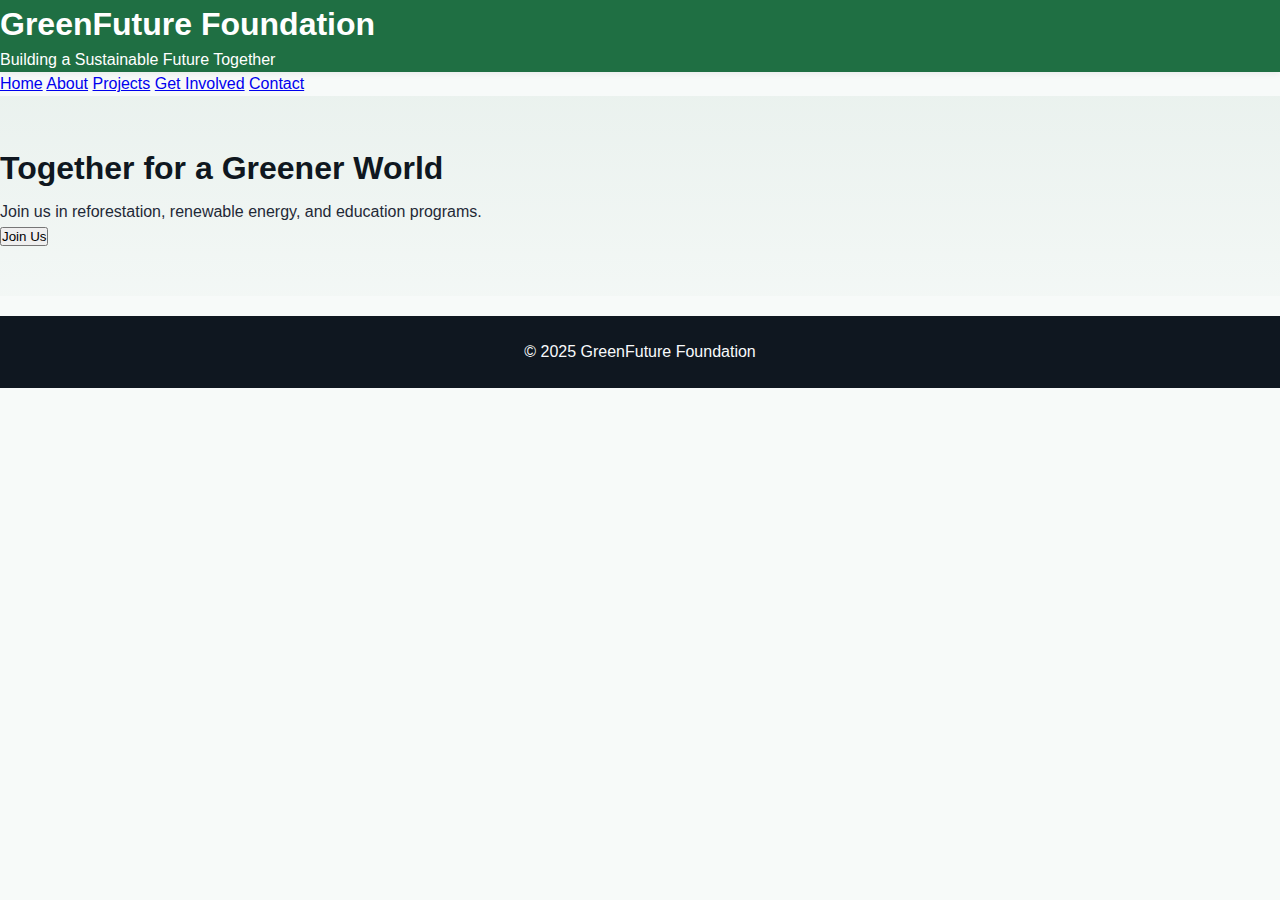
<file: index.html>
<!DOCTYPE html>
<html lang="en">
<head>
  <meta charset="UTF-8">
  <title>GreenFuture Foundation - Home</title>
  <link rel="stylesheet" href="style.css">
</head>
<body>
  <header>
    <h1>GreenFuture Foundation</h1>
    <p>Building a Sustainable Future Together</p>
  </header>

  <nav>
    <a href="index.html">Home</a>
    <a href="about.html">About</a>
    <a href="projects.html">Projects</a>
    <a href="get-involved.html">Get Involved</a>
    <a href="contact.html">Contact</a>
  </nav>

  <section class="hero">
    <h1>Together for a Greener World</h1>
    <p>Join us in reforestation, renewable energy, and education programs.</p>
    <button onclick="location.href='get-involved.html'">Join Us</button>
  </section>

  <footer>
    <p>&copy; 2025 GreenFuture Foundation</p>
  </footer>
</body>
</html>
</file>
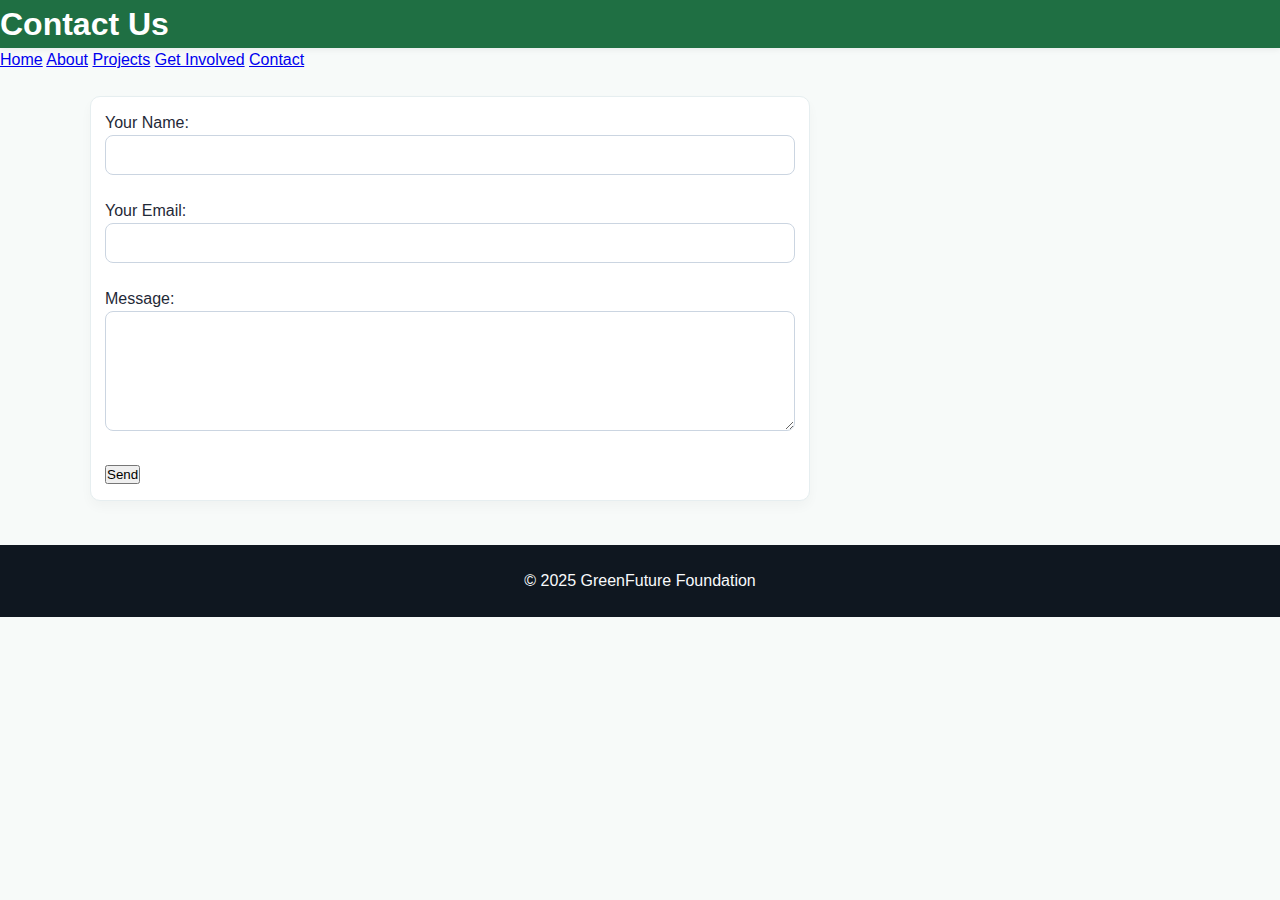
<file: contact.html>
<!DOCTYPE html>
<html lang="en">
<head>
  <meta charset="UTF-8">
  <title>Contact - GreenFuture Foundation</title>
  <link rel="stylesheet" href="style.css">
</head>
<body>
  <header><h1>Contact Us</h1></header>
  <nav>
    <a href="index.html">Home</a>
    <a href="about.html">About</a>
    <a href="projects.html">Projects</a>
    <a href="get-involved.html">Get Involved</a>
    <a href="contact.html">Contact</a>
  </nav>

  <section class="container">
    <form>
      <label>Your Name:</label><br>
      <input type="text"><br><br>

      <label>Your Email:</label><br>
      <input type="email"><br><br>

      <label>Message:</label><br>
      <textarea></textarea><br><br>

      <button type="submit">Send</button>
    </form>
  </section>

  <footer><p>&copy; 2025 GreenFuture Foundation</p></footer>
</body>
</html>
</file>
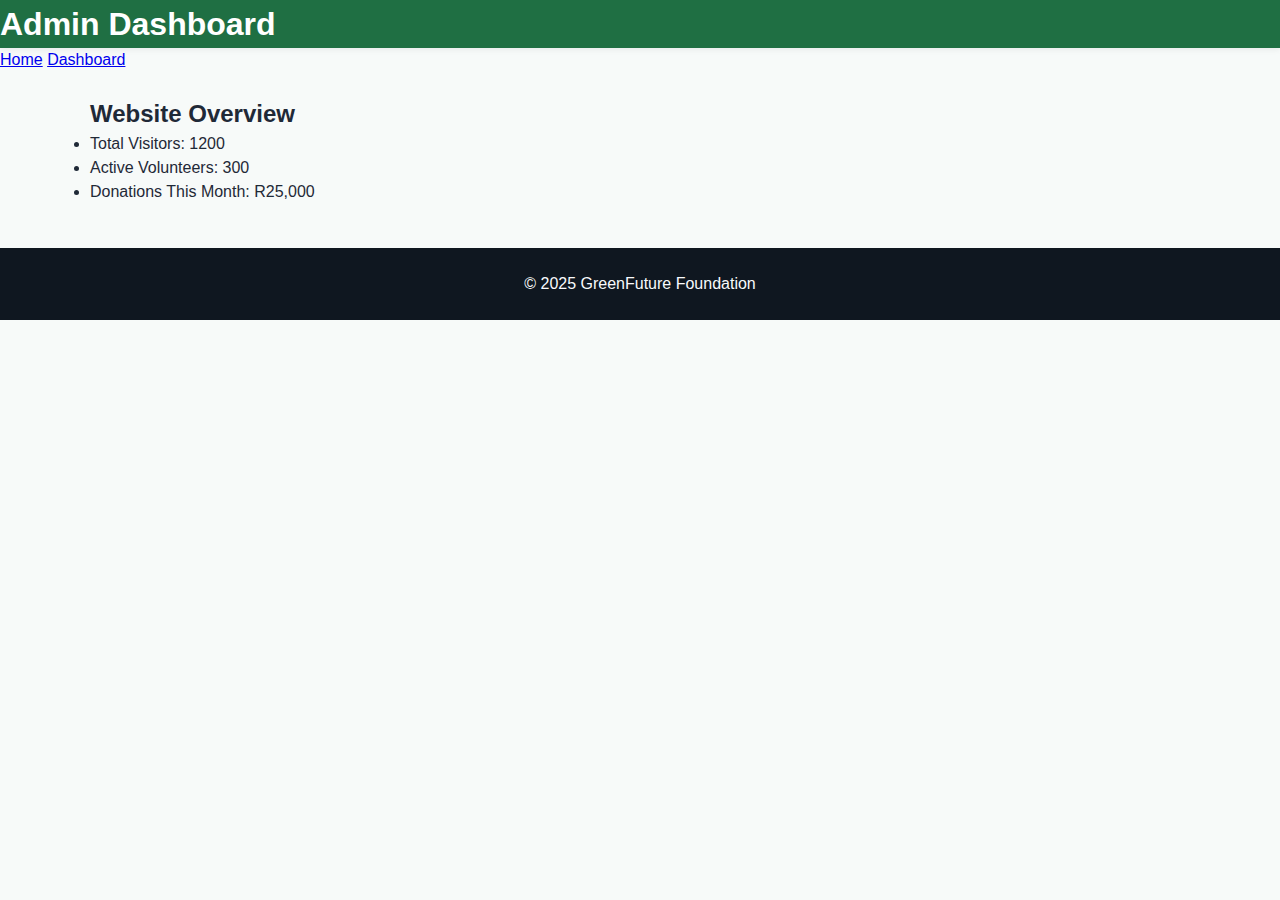
<file: dashboard.html>
<!DOCTYPE html>
<html lang="en">
<head>
  <meta charset="UTF-8">
  <title>Dashboard - GreenFuture Foundation</title>
  <link rel="stylesheet" href="style.css">
</head>
<body>
  <header><h1>Admin Dashboard</h1></header>
  <nav>
    <a href="index.html">Home</a>
    <a href="dashboard.html">Dashboard</a>
  </nav>

  <section class="container">
    <h2>Website Overview</h2>
    <ul>
      <li>Total Visitors: 1200</li>
      <li>Active Volunteers: 300</li>
      <li>Donations This Month: R25,000</li>
    </ul>
  </section>

  <footer><p>&copy; 2025 GreenFuture Foundation</p></footer>
</body>
</html>
</file>
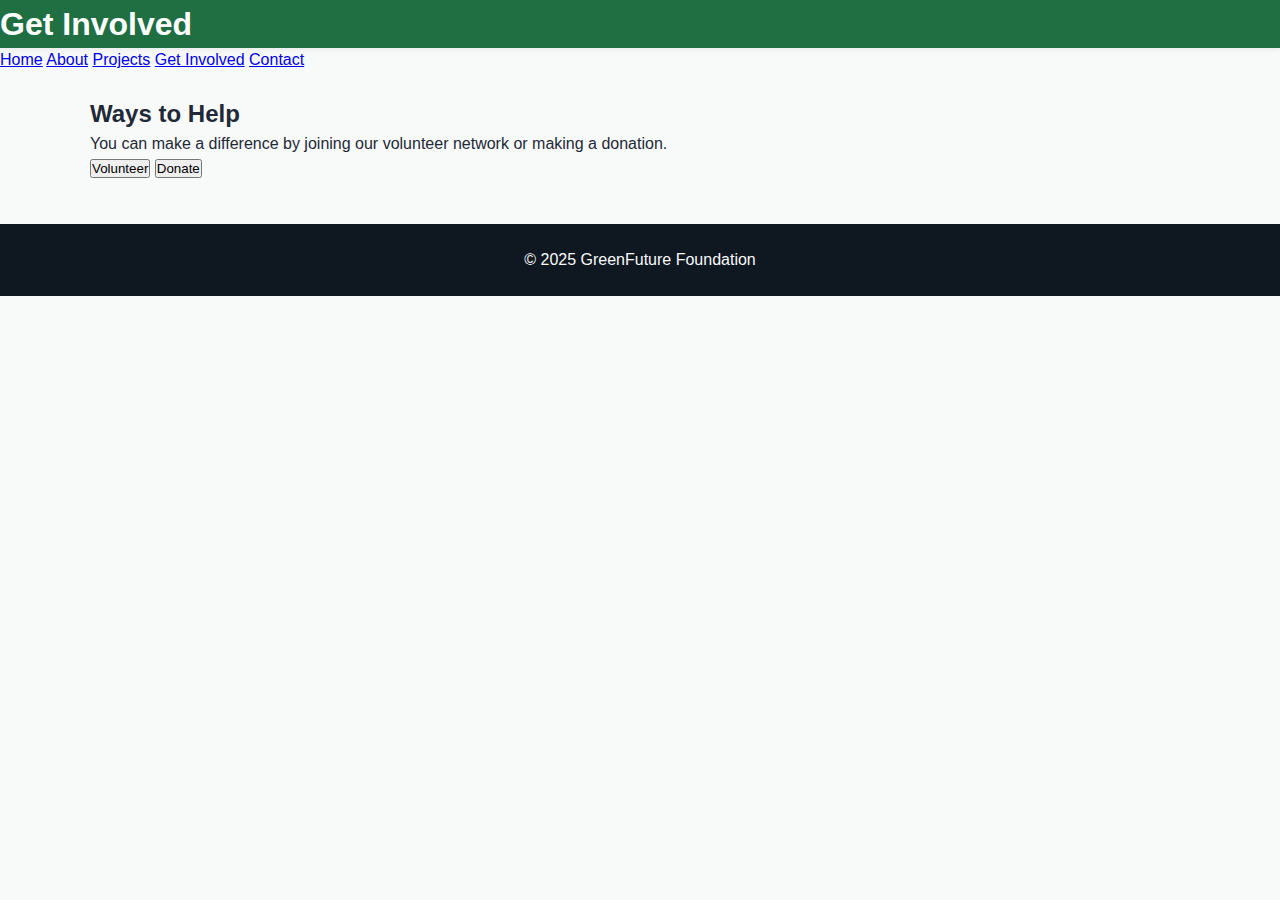
<file: get-involved.html>
<!DOCTYPE html>
<html lang="en">
<head>
  <meta charset="UTF-8">
  <title>Get Involved - GreenFuture Foundation</title>
  <link rel="stylesheet" href="style.css">
</head>
<body>
  <header><h1>Get Involved</h1></header>
  <nav>
    <a href="index.html">Home</a>
    <a href="about.html">About</a>
    <a href="projects.html">Projects</a>
    <a href="get-involved.html">Get Involved</a>
    <a href="contact.html">Contact</a>
  </nav>

  <section class="container">
    <h2>Ways to Help</h2>
    <p>You can make a difference by joining our volunteer network or making a donation.</p>
    <button>Volunteer</button>
    <button>Donate</button>
  </section>

  <footer><p>&copy; 2025 GreenFuture Foundation</p></footer>
</body>
</html>
</file>
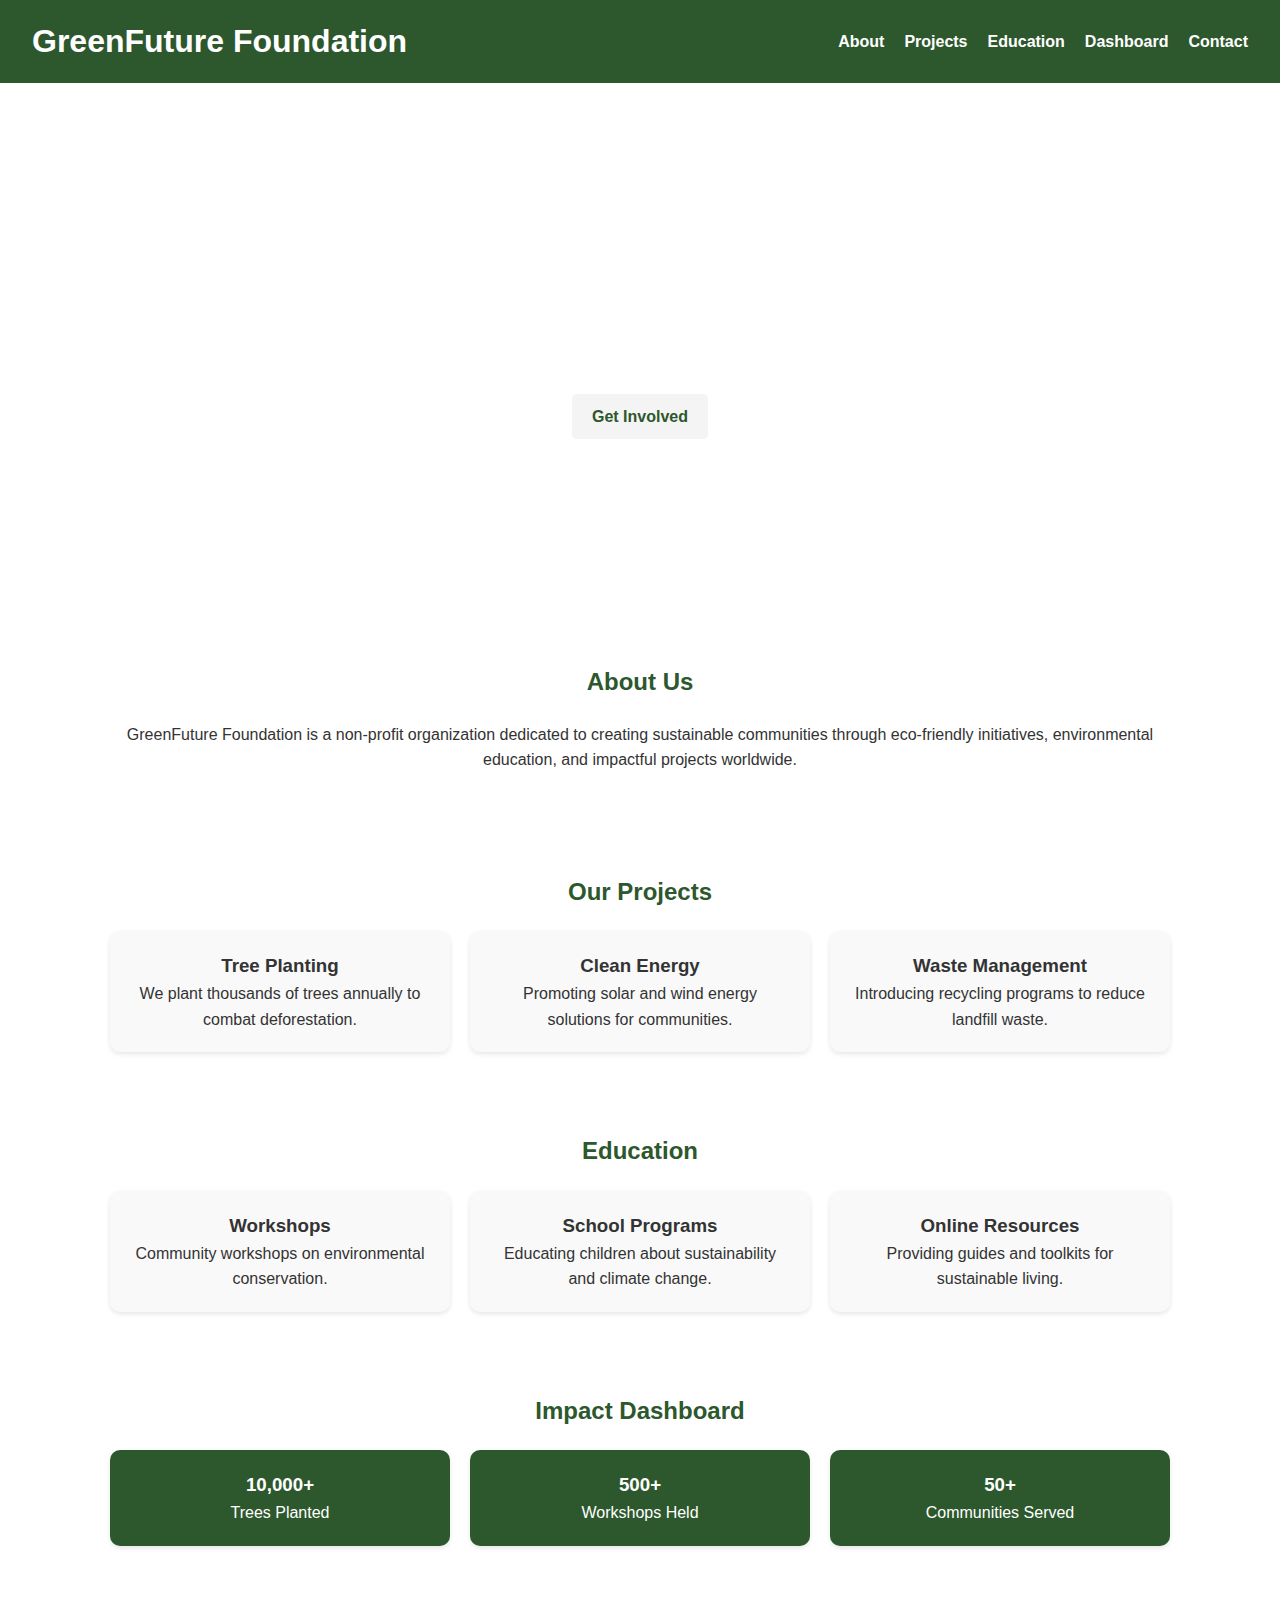
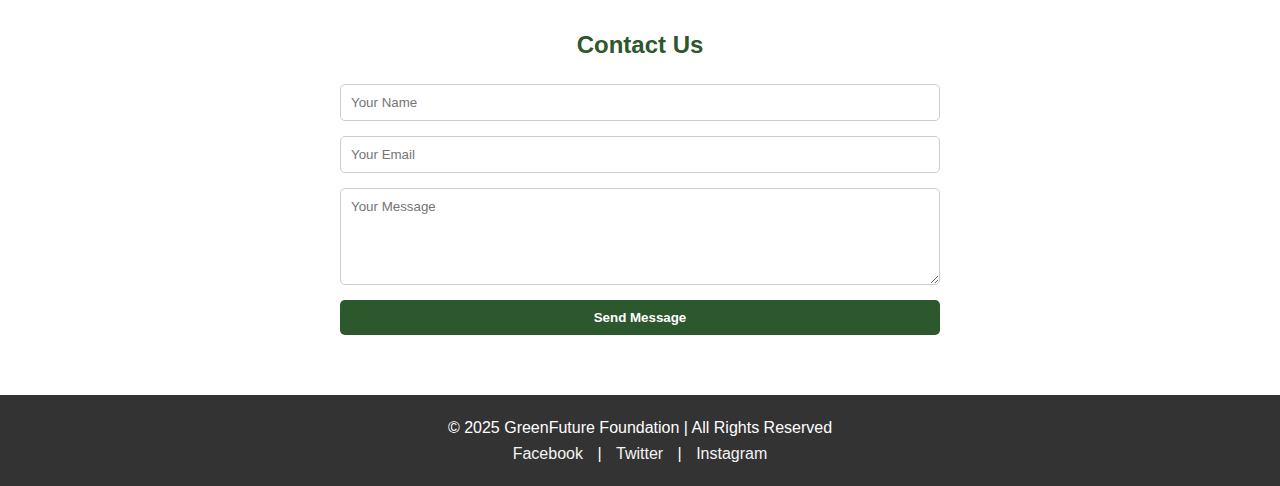
<file: GreenFuture Foundation.html>
<!DOCTYPE html>
<html lang="en">
<head>
  <meta charset="UTF-8">
  <meta name="viewport" content="width=device-width, initial-scale=1.0">
  <title>GreenFuture Foundation</title>
  <style>
    /* General reset */
    * {
      margin: 0;
      padding: 0;
      box-sizing: border-box;
      font-family: Arial, sans-serif;
    }

    body {
      line-height: 1.6;
      color: #333;
    }

    header {
      background: #2d572c;
      color: white;
      padding: 1rem 2rem;
    }

    nav {
      display: flex;
      justify-content: space-between;
      align-items: center;
    }

    nav ul {
      list-style: none;
      display: flex;
    }

    nav ul li {
      margin-left: 20px;
    }

    nav ul li a {
      color: white;
      text-decoration: none;
      font-weight: bold;
    }

    .hero {
      background: url("https://images.unsplash.com/photo-1501004318641-b39e6451bec6") no-repeat center center/cover;
      color: white;
      height: 60vh;
      display: flex;
      flex-direction: column;
      justify-content: center;
      align-items: center;
      text-align: center;
      padding: 0 20px;
    }

    .hero h1 {
      font-size: 2.5rem;
      margin-bottom: 1rem;
    }

    .hero p {
      font-size: 1.2rem;
      margin-bottom: 1rem;
    }

    .btn {
      background: #f4f4f4;
      color: #2d572c;
      padding: 10px 20px;
      text-decoration: none;
      border-radius: 5px;
      font-weight: bold;
    }

    section {
      padding: 40px 20px;
      max-width: 1100px;
      margin: auto;
    }

    section h2 {
      text-align: center;
      margin-bottom: 20px;
      color: #2d572c;
    }

    .about p {
      text-align: center;
      margin-bottom: 20px;
    }

    .projects, .education, .dashboard {
      display: grid;
      grid-template-columns: repeat(auto-fit, minmax(250px, 1fr));
      gap: 20px;
    }

    .card {
      background: #f9f9f9;
      padding: 20px;
      border-radius: 10px;
      text-align: center;
      box-shadow: 0 2px 5px rgba(0,0,0,0.1);
    }

    .dashboard .card {
      background: #2d572c;
      color: white;
    }

    .contact form {
      display: flex;
      flex-direction: column;
      gap: 15px;
      max-width: 600px;
      margin: auto;
    }

    .contact input, .contact textarea {
      padding: 10px;
      border: 1px solid #ccc;
      border-radius: 5px;
    }

    .contact button {
      background: #2d572c;
      color: white;
      padding: 10px;
      border: none;
      border-radius: 5px;
      font-weight: bold;
    }

    footer {
      background: #333;
      color: white;
      text-align: center;
      padding: 20px;
      margin-top: 20px;
    }

    footer a {
      color: #f4f4f4;
      margin: 0 10px;
      text-decoration: none;
    }

    /* Responsive */
    @media (max-width: 768px) {
      nav ul {
        flex-direction: column;
        margin-top: 10px;
      }

      nav ul li {
        margin: 10px 0;
      }

      .hero h1 {
        font-size: 2rem;
      }

      .hero p {
        font-size: 1rem;
      }
    }
  </style>
</head>
<body>
  <!-- Header -->
  <header>
    <nav>
      <h1>GreenFuture Foundation</h1>
      <ul>
        <li><a href="#about">About</a></li>
        <li><a href="#projects">Projects</a></li>
        <li><a href="#education">Education</a></li>
        <li><a href="#dashboard">Dashboard</a></li>
        <li><a href="#contact">Contact</a></li>
      </ul>
    </nav>
  </header>

  <!-- Hero Section -->
  <section class="hero">
    <h1>Towards a Greener Future</h1>
    <p>Building a sustainable world through action, education, and innovation.</p>
    <a href="#contact" class="btn">Get Involved</a>
  </section>

  <!-- About Section -->
  <section id="about" class="about">
    <h2>About Us</h2>
    <p>GreenFuture Foundation is a non-profit organization dedicated to creating sustainable communities through eco-friendly initiatives, environmental education, and impactful projects worldwide.</p>
  </section>

  <!-- Projects Section -->
  <section id="projects">
    <h2>Our Projects</h2>
    <div class="projects">
      <div class="card">
        <h3>Tree Planting</h3>
        <p>We plant thousands of trees annually to combat deforestation.</p>
      </div>
      <div class="card">
        <h3>Clean Energy</h3>
        <p>Promoting solar and wind energy solutions for communities.</p>
      </div>
      <div class="card">
        <h3>Waste Management</h3>
        <p>Introducing recycling programs to reduce landfill waste.</p>
      </div>
    </div>
  </section>

  <!-- Education Section -->
  <section id="education">
    <h2>Education</h2>
    <div class="education">
      <div class="card">
        <h3>Workshops</h3>
        <p>Community workshops on environmental conservation.</p>
      </div>
      <div class="card">
        <h3>School Programs</h3>
        <p>Educating children about sustainability and climate change.</p>
      </div>
      <div class="card">
        <h3>Online Resources</h3>
        <p>Providing guides and toolkits for sustainable living.</p>
      </div>
    </div>
  </section>

  <!-- Dashboard Section -->
  <section id="dashboard">
    <h2>Impact Dashboard</h2>
    <div class="dashboard">
      <div class="card">
        <h3>10,000+</h3>
        <p>Trees Planted</p>
      </div>
      <div class="card">
        <h3>500+</h3>
        <p>Workshops Held</p>
      </div>
      <div class="card">
        <h3>50+</h3>
        <p>Communities Served</p>
      </div>
    </div>
  </section>

  <!-- Contact Section -->
  <section id="contact" class="contact">
    <h2>Contact Us</h2>
    <form>
      <input type="text" placeholder="Your Name" required>
      <input type="email" placeholder="Your Email" required>
      <textarea rows="5" placeholder="Your Message" required></textarea>
      <button type="submit">Send Message</button>
    </form>
  </section>

  <!-- Footer -->
  <footer>
    <p>&copy; 2025 GreenFuture Foundation | All Rights Reserved</p>
    <div>
      <a href="#">Facebook</a> | 
      <a href="#">Twitter</a> | 
      <a href="#">Instagram</a>
    </div>
  </footer>
</body>
</html>
</file>
<file: style.css>
/* css/style.css - Shared stylesheet for GreenFuture Foundation */

* { box-sizing: border-box; margin: 0; padding: 0; }
html, body { height: 100%; }
body {
  font-family: Arial, Helvetica, sans-serif;
  background: #f7faf9;
  color: #1f2937;
  line-height: 1.5;
}

/* Container */
.container { width: 92%; max-width: 1100px; margin: 0 auto; padding: 24px 0; }

/* Header / Nav */
header { background: #1f6f43; color: #fff; position: sticky; top: 0; z-index: 50; box-shadow: 0 2px 6px rgba(15,23,42,0.06); }
.header-inner { display:flex; align-items:center; justify-content:space-between; gap:12px; width:92%; max-width:1100px; margin: 0 auto; padding:12px 0; }
.brand { font-weight:700; display:flex; gap:8px; align-items:center; }
nav.primary { display:flex; gap:12px; align-items:center; }
nav.primary a { color: #e6f4ea; text-decoration: none; padding:6px 10px; border-radius:6px; font-weight:600; }
nav.primary a:hover { background: rgba(255,255,255,0.06); }

/* Hero */
.hero { background: linear-gradient(180deg, rgba(31,111,67,0.06), rgba(31,111,67,0.02)); padding:48px 0; }
.hero-inner { display:grid; grid-template-columns: 1fr; gap:18px; align-items:center; }
.hero h1 { font-size: 2rem; margin-bottom:8px; color:#0f1720; }
.lead { color:#475569; max-width:66ch; }

/* Grid utilities */
.grid { display:grid; gap:18px; }
.projects-grid { grid-template-columns: repeat(1, 1fr); }

/* Cards */
.card { background:#fff; border-radius:10px; padding:14px; box-shadow: 0 6px 18px rgba(15,23,42,0.04); border:1px solid rgba(15,23,42,0.04); }
.card img { width:100%; height:160px; object-fit:cover; border-radius:8px; }

/* Buttons */
.btn { display:inline-block; background:#1f6f43; color:#fff; padding:10px 14px; border-radius:8px; text-decoration:none; font-weight:700; border:none; cursor:pointer; }
.btn.alt { background:#e6f4ea; color:#1f6f43; border:2px solid #d8f0dc; }

/* Forms */
form { background:#fff; padding:14px; border-radius:10px; border:1px solid #e6eef0; box-shadow:0 6px 12px rgba(15,23,42,0.03); max-width:720px; }
.input-row { display:flex; gap:12px; flex-wrap:wrap; }
input[type="text"], input[type="email"], input[type="tel"], textarea, select {
  width:100%; padding:10px; border:1px solid #cbd5e1; border-radius:8px; font-size:1rem;
}
textarea { min-height:120px; resize:vertical; }

/* Error states */
.error { border-color:#e11d48 !important; box-shadow:0 0 0 3px rgba(225,29,72,0.06); }
.error-msg { color:#e11d48; font-size:0.95rem; margin-top:6px; }

/* Gallery */
.gallery { display:grid; gap:12px; grid-template-columns: repeat(2,1fr); }
.gallery img { border-radius:8px; cursor:pointer; transition: transform .18s ease; }
.gallery img:hover { transform: scale(1.03); }

/* Lightbox overlay */
.lightbox { position:fixed; inset:0; display:none; background: rgba(3,7,18,0.72); align-items:center; justify-content:center; padding:20px; z-index:2000; }
.lightbox img { max-width:90%; max-height:80%; border-radius:8px; box-shadow:0 8px 30px rgba(0,0,0,0.5); }
.lightbox.show { display:flex; }

/* Accordion */
.accordion { border-radius:8px; overflow:hidden; }
.accordion-item + .accordion-item { margin-top:10px; }
.accordion-summary { background:#fff; padding:10px 14px; cursor:pointer; border:1px solid #e6eef0; display:flex; justify-content:space-between; align-items:center; }
.accordion-content { padding:12px 14px; border-left:1px solid #e6eef0; border-right:1px solid #e6eef0; border-bottom:1px solid #e6eef0; background:#fff; display:none; }

/* Stats */
.stats { display:flex; gap:12px; flex-wrap:wrap; }
.stat { flex:1 1 180px; background:#fff; padding:14px; border-radius:10px; text-align:center; }

/* Footer */
footer { background:#0f1720; color:#f8fafc; padding:24px 0; text-align:center; margin-top:20px; }
.muted { color:#64748b; }

/* Responsive */
@media (min-width:640px) {
  .hero-inner { grid-template-columns: 1fr 420px; }
  .projects-grid { grid-template-columns: repeat(2,1fr); }
  .gallery { grid-template-columns: repeat(3,1fr); }
}
@media (min-width:1024px) {
  .projects-grid { grid-template-columns: repeat(3,1fr); }
  .grid-3 { grid-template-columns: repeat(3,1fr); }
}
</file>
